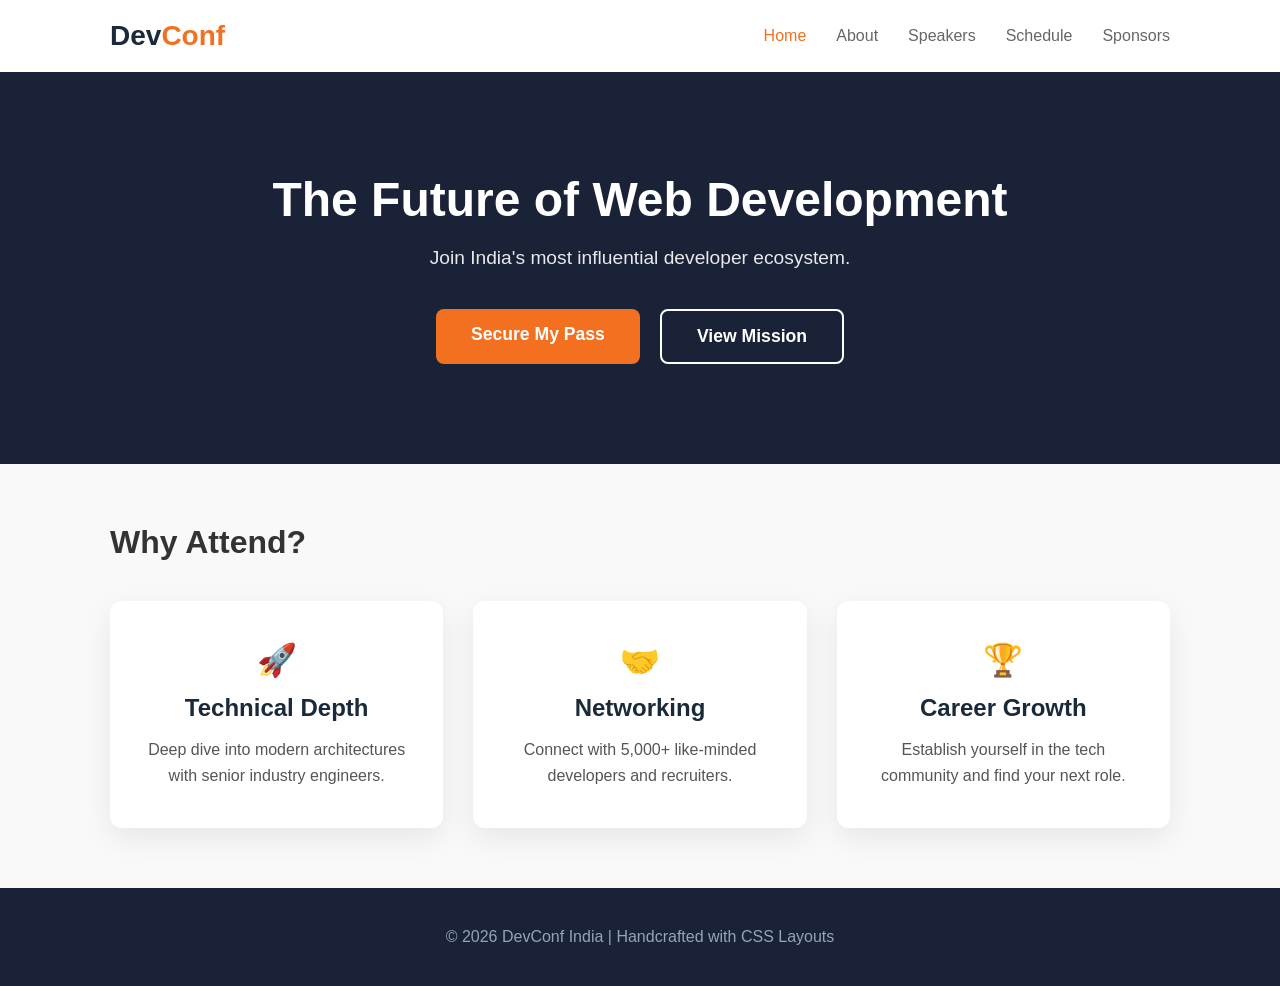
<file: index.html>
<!DOCTYPE html>
<html lang="en">
<head>
  <meta charset="UTF-8">
  <meta name="viewport" content="width=device-width, initial-scale=1.0">
  <title>DevConf 2026 - Home</title>
  <style>
    /* பொதுவான ஸ்டைல்கள் */
    * {
      margin: 0;
      padding: 0;
      box-sizing: border-box;
      font-family: 'Segoe UI', Tahoma, Geneva, Verdana, sans-serif;
    }

    body {
      background-color: #f9f9f9;
      color: #333;
    }

    /* Navigation Bar */
    .sticky-nav {
      background-color: white;
      padding: 20px 0;
      box-shadow: 0 2px 5px rgba(0,0,0,0.05);
    }

    .nav-container {
      max-width: 1100px;
      margin: 0 auto;
      display: flex;
      justify-content: space-between;
      align-items: center;
      padding: 0 20px;
    }

    .logo {
      font-size: 28px;
      font-weight: bold;
      color: #1a2a3a;
    }

    .logo span {
      color: #f37021; /* Orange color from image */
    }

    .flex-menu {
      list-style: none;
      display: flex;
      gap: 30px;
    }

    .flex-menu li a {
      text-decoration: none;
      color: #666;
      font-weight: 500;
      transition: 0.3s;
    }

    .flex-menu li a:hover, .flex-menu li a.active {
      color: #f37021;
    }

    /* Hero Section */
    .gradient-hero {
      background-color: #1a2238; /* Dark blue background from image */
      color: white;
      padding: 100px 20px;
      text-align: center;
    }

    .hero-content h1 {
      font-size: 3rem;
      margin-bottom: 20px;
    }

    .hero-content p {
      font-size: 1.2rem;
      margin-bottom: 40px;
      opacity: 0.9;
    }

    .hero-btns {
      display: flex;
      justify-content: center;
      gap: 20px;
    }

    .btn {
      padding: 15px 35px;
      border-radius: 8px;
      text-decoration: none;
      font-weight: bold;
      font-size: 1.1rem;
      transition: 0.3s;
    }

    .btn.primary {
      background-color: #f37021;
      color: white;
      border: none;
    }

    .btn.primary:hover {
      background-color: #e26010;
    }

    .btn.secondary {
      background-color: transparent;
      color: white;
      border: 2px solid #ffffff;
    }

    .btn.secondary:hover {
      background-color: rgba(255, 255, 255, 0.1);
    }

    /* Why Attend Section */
    .highlights-section {
      max-width: 1100px;
      margin: 60px auto;
      padding: 0 20px;
    }

    .section-title {
      font-size: 2rem;
      margin-bottom: 40px;
      text-align: left;
    }

    .grid-layout {
      display: grid;
      grid-template-columns: repeat(auto-fit, minmax(300px, 1fr));
      gap: 30px;
    }

    .info-card {
      background: white;
      padding: 40px 30px;
      border-radius: 12px;
      text-align: center;
      box-shadow: 0 10px 30px rgba(0,0,0,0.08);
      transition: transform 0.3s;
    }

    .info-card:hover {
      transform: translateY(-5px);
    }

    .info-card .icon {
      font-size: 2rem;
      margin-bottom: 15px;
    }

    .info-card h3 {
      font-size: 1.5rem;
      margin-bottom: 15px;
      color: #1a2a3a;
    }

    .info-card p {
      color: #555;
      line-height: 1.6;
    }

    /* Footer */
    .footer {
      background-color: #1a2238;
      color: #94a3b8;
      text-align: center;
      padding: 40px 20px;
      margin-top: 60px;
    }

    /* Responsive */
    @media (max-width: 768px) {
      .flex-menu { display: none; } /* Mobile-க்கு எளிமைப்படுத்தப்பட்டுள்ளது */
      .hero-content h1 { font-size: 2.2rem; }
      .hero-btns { flex-direction: column; align-items: center; }
    }
  </style>
</head>
<body>

  <nav class="sticky-nav">
    <div class="nav-container">
      <div class="logo">Dev<span>Conf</span></div>
      <ul class="flex-menu">
        <li><a href="index.html" class="active">Home</a></li>
        <li><a href="about.html">About</a></li>
        <li><a href="speakers.html">Speakers</a></li>
        <li><a href="schedule.html">Schedule</a></li>
        <li><a href="sponsors.html">Sponsors</a></li>
      </ul>
    </div>
  </nav>

  <header class="gradient-hero">
    <div class="hero-content">
      <h1>The Future of Web Development</h1>
      <p>Join India's most influential developer ecosystem.</p>
      <div class="hero-btns">
        <a href="register.html" class="btn primary">Secure My Pass</a>
        <a href="about.html" class="btn secondary">View Mission</a>
      </div>
    </div>
  </header>

  <section class="highlights-section">
    <h2 class="section-title">Why Attend?</h2>
    <div class="grid-layout">
      
      <div class="info-card">
        <div class="icon">🚀</div>
        <h3>Technical Depth</h3>
        <p>Deep dive into modern architectures with senior industry engineers.</p>
      </div>

      <div class="info-card">
        <div class="icon">🤝</div>
        <h3>Networking</h3>
        <p>Connect with 5,000+ like-minded developers and recruiters.</p>
      </div>

      <div class="info-card">
        <div class="icon">🏆</div>
        <h3>Career Growth</h3>
        <p>Establish yourself in the tech community and find your next role.</p>
      </div>

    </div>
  </section>

  <footer class="footer">
    <p>&copy; 2026 DevConf India | Handcrafted with CSS Layouts</p>
  </footer>

</body>
</html>
</file>
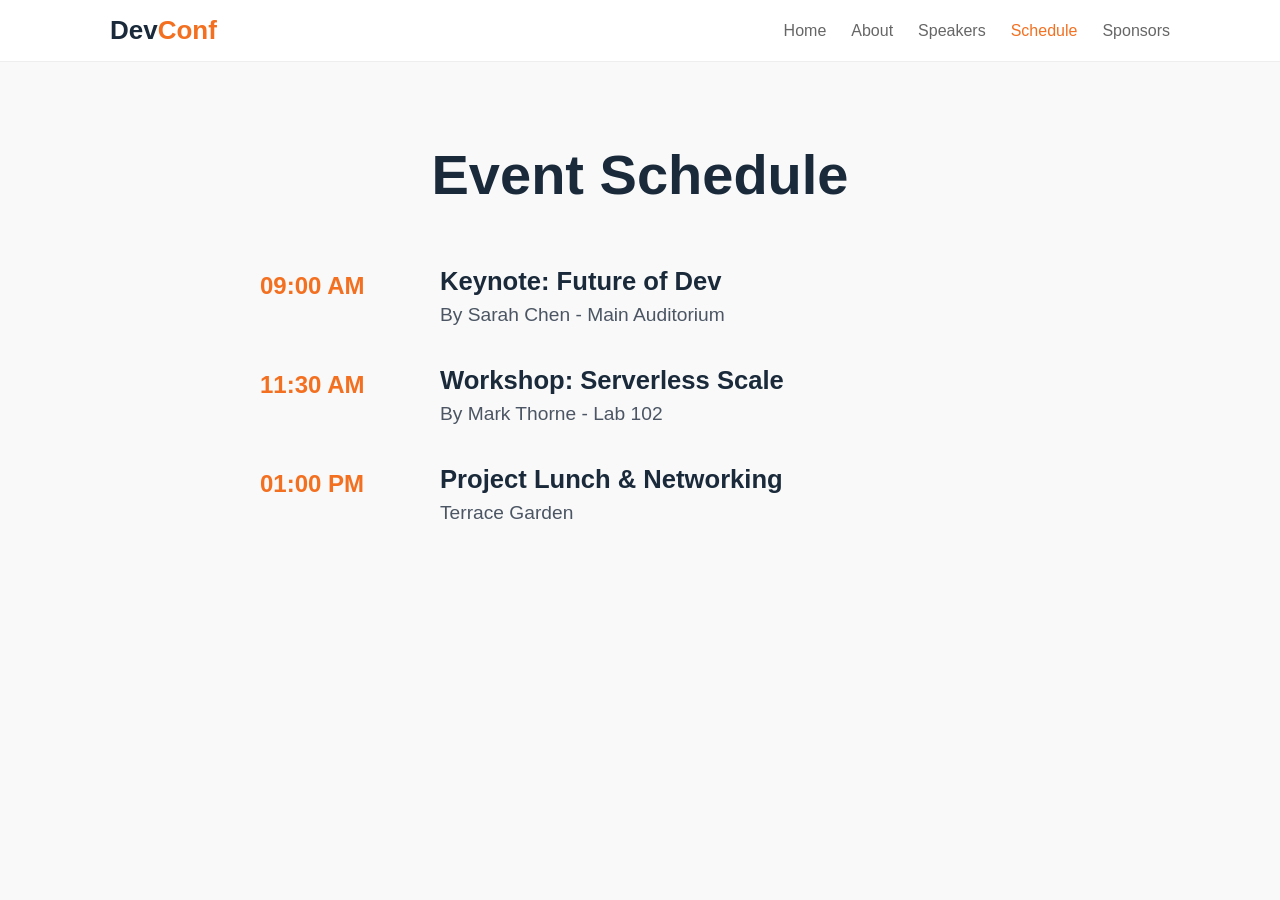
<file: schedule.html>
<!DOCTYPE html>
<html lang="en">
<head>
  <meta charset="UTF-8">
  <meta name="viewport" content="width=device-width, initial-scale=1.0">
  <title>Schedule - DevConf 2026</title>
  <style>
    /* பொதுவான ஸ்டைல்கள் */
    * {
      margin: 0;
      padding: 0;
      box-sizing: border-box;
      font-family: 'Segoe UI', Tahoma, Geneva, Verdana, sans-serif;
    }

    body {
      background-color: #f9f9f9;
      color: #1a2a3a;
    }

    /* Navigation Bar */
    .sticky-nav {
      background-color: white;
      padding: 15px 0;
      border-bottom: 1px solid #eee;
    }

    .nav-container {
      max-width: 1100px;
      margin: 0 auto;
      display: flex;
      justify-content: space-between;
      align-items: center;
      padding: 0 20px;
    }

    .logo {
      font-size: 26px;
      font-weight: bold;
      color: #1a2a3a;
    }

    .logo span {
      color: #f37021;
    }

    .flex-menu {
      list-style: none;
      display: flex;
      gap: 25px;
    }

    .flex-menu li a {
      text-decoration: none;
      color: #666;
      font-weight: 500;
    }

    .flex-menu li a.active {
      color: #f37021;
    }

    /* Schedule Section */
    .main-shell {
      max-width: 800px; /* கால அட்டவணைக்கு குறுகிய அகலம் நன்றாக இருக்கும் */
      margin: 80px auto;
      padding: 0 20px;
    }

    .header-title {
      font-size: 3.5rem;
      font-weight: 800;
      text-align: center;
      margin-bottom: 60px;
      color: #1a2a3a;
    }

    /* Timeline Styling */
    .timeline {
      display: flex;
      flex-direction: column;
      gap: 40px;
    }

    .time-item {
      display: flex;
      align-items: flex-start;
      gap: 40px;
    }

    .time-marker {
      font-size: 1.5rem;
      font-weight: 800;
      color: #f37021; /* படத்தில் உள்ள ஆரஞ்சு நிற நேரம் */
      min-width: 140px;
      padding-top: 5px;
    }

    .time-content h3 {
      font-size: 1.6rem;
      font-weight: 700;
      margin-bottom: 8px;
      color: #1a2a3a;
    }

    .time-content p {
      font-size: 1.2rem;
      color: #4b5563;
    }

    /* Responsive */
    @media (max-width: 600px) {
      .time-item {
        flex-direction: column;
        gap: 10px;
      }
      .time-marker {
        min-width: auto;
      }
      .header-title {
        font-size: 2.5rem;
      }
    }
  </style>
</head>
<body>

  <nav class="sticky-nav">
    <div class="nav-container">
      <div class="logo">Dev<span>Conf</span></div>
      <ul class="flex-menu">
        <li><a href="index.html">Home</a></li>
        <li><a href="about.html">About</a></li>
        <li><a href="speakers.html">Speakers</a></li>
        <li><a href="schedule.html" class="active">Schedule</a></li>
        <li><a href="sponsors.html">Sponsors</a></li>
      </ul>
    </div>
  </nav>

  <main class="main-shell">
    <h1 class="header-title">Event Schedule</h1>
    
    <div class="timeline">
      <div class="time-item">
        <div class="time-marker">09:00 AM</div>
        <div class="time-content">
          <h3>Keynote: Future of Dev</h3>
          <p>By Sarah Chen - Main Auditorium</p>
        </div>
      </div>
      
      <div class="time-item">
        <div class="time-marker">11:30 AM</div>
        <div class="time-content">
          <h3>Workshop: Serverless Scale</h3>
          <p>By Mark Thorne - Lab 102</p>
        </div>
      </div>

      <div class="time-item highlight">
        <div class="time-marker">01:00 PM</div>
        <div class="time-content">
          <h3>Project Lunch & Networking</h3>
          <p>Terrace Garden</p>
        </div>
      </div>
    </div>
  </main>

</body>
</html>
</file>
